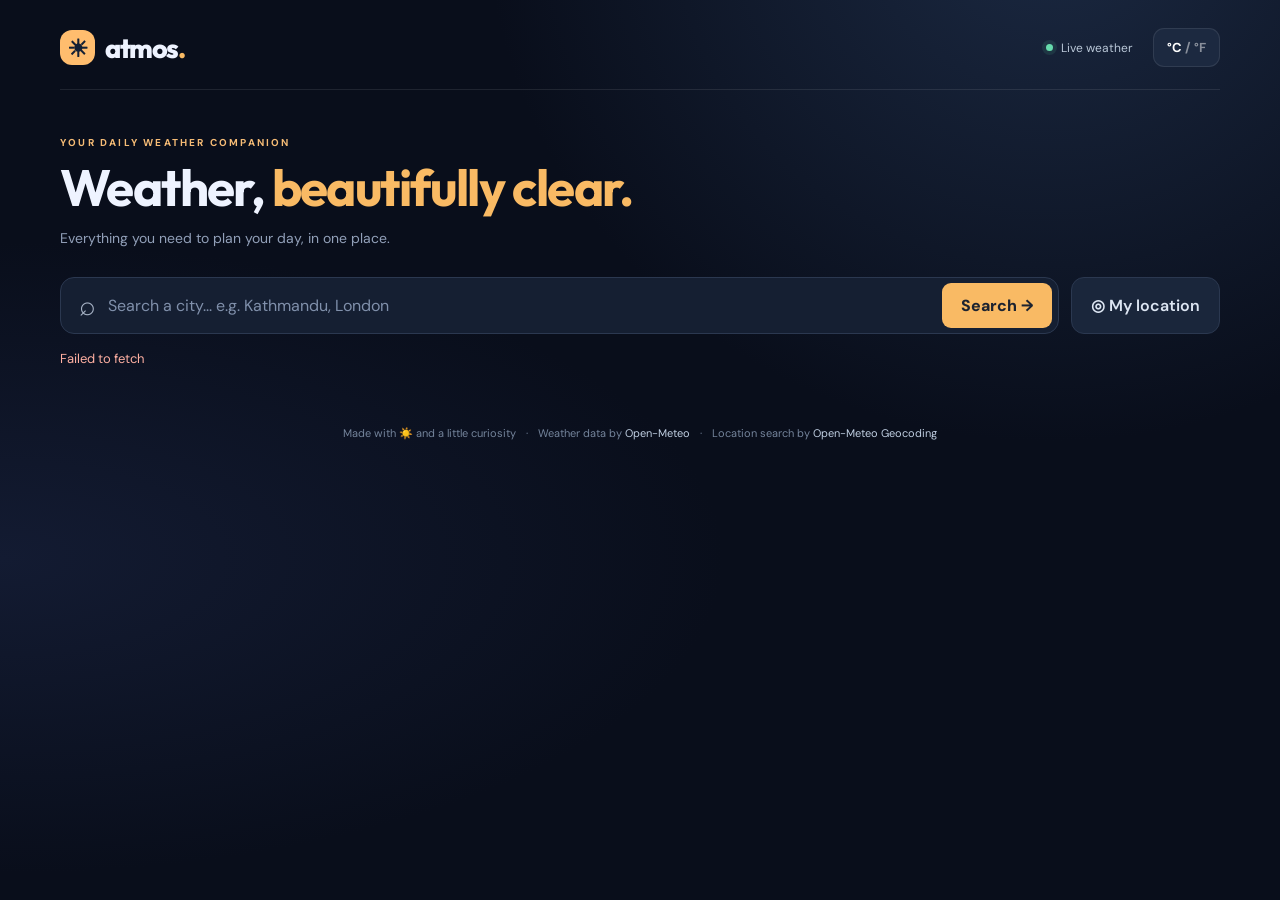
<file: index.html>
<!doctype html>
<html lang="en">
<head>
<meta charset="utf-8"><meta name="viewport" content="width=device-width,initial-scale=1">
<meta name="theme-color" content="#0a1022">
<meta name="description" content="Atmos — beautiful, detailed weather forecasts for anywhere in the world.">
<title>Atmos — Your weather, beautifully clear</title>
<link rel="preconnect" href="https://fonts.googleapis.com">
<link rel="preconnect" href="https://fonts.gstatic.com" crossorigin>
<link href="https://fonts.googleapis.com/css2?family=DM+Sans:wght@400;500;600;700&family=Outfit:wght@400;500;600;700;800&display=swap" rel="stylesheet">
<link rel="stylesheet" href="WeatherForecast/index.css">
<script src="WeatherForecast/index.js" defer></script>
</head>
<body>
<div class="app-shell">
<header class="topbar">
<a class="brand" href="./index.html" aria-label="Atmos home"><span class="brand-mark">☀</span><span>atmos<span class="brand-dot">.</span></span></a>
<div class="top-actions"><span class="live-pill"><span class="live-dot"></span> Live weather</span><button id="unit-toggle" class="unit-toggle" type="button" aria-label="Toggle between Celsius and Fahrenheit">°C <span>/ °F</span></button></div>
</header>
<main>
<section class="welcome"><div><p class="eyebrow">YOUR DAILY WEATHER COMPANION</p><h1>Weather, <em>beautifully clear.</em></h1><p>Everything you need to plan your day, in one place.</p></div></section>
<section class="search-row" aria-label="Choose a location"><form id="search-form" class="searchbox" role="search"><span class="search-icon" aria-hidden="true">⌕</span><label class="sr-only" for="city-input">Search for a city</label><input id="city-input" placeholder="Search a city... e.g. Kathmandu, London" autocomplete="off" required><button type="submit">Search <span aria-hidden="true">→</span></button></form><button id="location-btn" class="location-btn" type="button" title="Use my location">◎ <span>My location</span></button></section>
<p id="status" class="status" role="status" aria-live="polite">Loading your forecast…</p>
<div id="dashboard" class="dashboard" hidden>
<section class="hero-card" aria-label="Current weather">
<div class="hero-upper"><div><p class="hero-label">CURRENT WEATHER <span class="hero-separator">·</span> <span id="local-time">--</span></p><h2 id="city-name">--</h2><p id="country-name" class="hero-place">--</p></div><div id="weather-art" class="weather-art" aria-hidden="true">☀️</div></div>
<div class="hero-main"><div><div class="temperature"><span id="current-temp">--</span><span class="degree">°</span></div><p id="condition" class="condition">--</p><p id="feels-like" class="feels">Feels like --</p></div><div class="hero-right"><span id="high-low">H: -- · L: --</span><span id="precip-chance">Rain chance: --</span></div></div>
<div class="hero-footer"><span id="weather-tip">Your forecast at a glance.</span><span id="updated-at">Updated --</span></div>
</section>
<section class="forecast-panel hourly-panel"><div class="section-heading"><div><p class="eyebrow">LOOKING AHEAD</p><h3>Next 24 hours</h3></div><span class="section-note">Hourly forecast</span></div><div class="hourly-scroll"><div id="hourly-list" class="hourly-list"></div></div></section>
<section class="details-section"><div class="section-heading"><div><p class="eyebrow">THE DETAILS</p><h3>Today's conditions</h3></div><span class="section-note">Real-time insights</span></div><div class="metrics-grid">
<article class="metric"><div class="metric-head"><span>💧</span><span>HUMIDITY</span></div><div class="metric-value"><span id="humidity">--</span><small>%</small></div><p id="humidity-note">Relative humidity</p></article>
<article class="metric"><div class="metric-head"><span>💨</span><span>WIND SPEED</span></div><div class="metric-value"><span id="wind">--</span><small id="wind-unit">km/h</small></div><p id="wind-note">Wind conditions</p></article>
<article class="metric"><div class="metric-head"><span>☀️</span><span>UV INDEX</span></div><div class="metric-value"><span id="uv">--</span></div><p id="uv-note">UV exposure</p></article>
<article class="metric"><div class="metric-head"><span>☁️</span><span>CLOUD COVER</span></div><div class="metric-value"><span id="cloud">--</span><small>%</small></div><p id="cloud-note">Sky coverage</p></article>
<article class="metric"><div class="metric-head"><span>🌧️</span><span>PRECIPITATION</span></div><div class="metric-value"><span id="precip">--</span><small>mm</small></div><p>Currently falling</p></article>
<article class="metric"><div class="metric-head"><span>🌡️</span><span>PRESSURE</span></div><div class="metric-value"><span id="pressure">--</span><small>hPa</small></div><p>Mean sea-level pressure</p></article>
</div></section>
<section class="bottom-grid"><div class="forecast-panel week-panel"><div class="section-heading"><div><p class="eyebrow">THE WEEK AHEAD</p><h3>7-day forecast</h3></div></div><div id="weekly-list" class="weekly-list"></div></div><div class="forecast-panel sun-panel"><div class="section-heading"><div><p class="eyebrow">DAYLIGHT HOURS</p><h3>Sunrise & sunset</h3></div></div><div class="sun-graphic" aria-hidden="true"><span>☀️</span><div class="sun-arc"></div></div><div class="sun-times"><div><small>🌅 SUNRISE</small><strong id="sunrise">--</strong></div><div><small>🌇 SUNSET</small><strong id="sunset">--</strong></div></div><div class="daylight-line"><span>Daylight duration</span><strong id="daylight">--</strong></div><div class="sun-divider"></div><p id="sun-advice" class="sun-advice">Make the most of the daylight.</p></div></section>
</div>
</main>
<footer>Made with ☀️ and a little curiosity <span>·</span> Weather data by <a href="https://open-meteo.com/" target="_blank" rel="noopener noreferrer">Open-Meteo</a> <span>·</span> Location search by <a href="https://open-meteo.com/en/docs/geocoding-api" target="_blank" rel="noopener noreferrer">Open-Meteo Geocoding</a></footer>
</div>
</body></html>
</file>
<file: WeatherForecast/index.css>
:root{color-scheme:dark;--bg:#090e1b;--panel:#121b2d;--panel2:#18233a;--muted:#92a0b9;--text:#eef3ff;--accent:#f9ba64;--stroke:rgba(255,255,255,.09)}*{box-sizing:border-box}body{margin:0;background:radial-gradient(ellipse at 82% -10%,#1b2942 0,transparent 38%),radial-gradient(ellipse at 0 62%,#131b32 0,transparent 40%),var(--bg);font-family:"DM Sans",sans-serif;color:var(--text);min-height:100vh}button,input{font:inherit}button{cursor:pointer}.app-shell{width:min(1160px,calc(100% - 52px));margin:auto}.topbar{display:flex;align-items:center;justify-content:space-between;padding:28px 0 22px;border-bottom:1px solid var(--stroke)}.brand{font-family:Outfit,sans-serif;display:flex;align-items:center;gap:10px;color:var(--text);font-size:27px;font-weight:800;letter-spacing:-1.4px;text-decoration:none}.brand-mark{background:#ffbd6e;color:#142034;border-radius:12px;width:35px;height:35px;font-size:24px;display:grid;place-items:center}.brand-dot{color:var(--accent)}.top-actions{display:flex;align-items:center;gap:20px}.live-pill{font-size:12px;color:#b9c7d7;display:flex;align-items:center;gap:8px}.live-dot{width:7px;height:7px;border-radius:50%;background:#66dbac;box-shadow:0 0 0 4px #66dbac1a}.unit-toggle{border:1px solid var(--stroke);border-radius:11px;background:#1c2940;color:white;padding:10px 13px;font-weight:700;font-size:13px}.unit-toggle span{opacity:.48}.welcome{padding:46px 0 30px}.eyebrow{font-weight:700;font-size:10px;letter-spacing:2.2px;color:#f6bc76;margin:0 0 10px}.welcome h1{font-family:Outfit,sans-serif;font-size:clamp(32px,4.2vw,51px);line-height:1.12;letter-spacing:-1.6px;margin:0 0 13px;font-weight:700}.welcome h1 em{font-style:normal;color:var(--accent)}.welcome>div>p:last-child{color:var(--muted);font-size:14px;margin:0}.search-row{display:flex;gap:12px;margin-bottom:16px}.searchbox{flex:1;display:flex;align-items:center;background:#151f32;border:1px solid #2b3850;border-radius:14px;padding:5px 6px 5px 18px}.search-icon{font-size:28px;line-height:1;color:#a5b1c4;margin-right:12px}.searchbox input{min-width:0;flex:1;background:none;border:0;outline:none;color:white;padding:11px 0}.searchbox input::placeholder{color:#8090ab}.searchbox button{background:var(--accent);border:0;color:#1c2330;font-weight:800;border-radius:9px;padding:12px 19px}.searchbox button:hover{background:#ffd094}.location-btn{background:#1a263b;border:1px solid #2b3850;border-radius:13px;color:#dce5f2;padding:0 19px;font-weight:600}.status{color:#b8c7da;font-size:13px;min-height:20px;margin:4px 0 18px}.status:empty{display:none}.status.error{color:#ffb0a2}.dashboard{display:grid;gap:26px}.dashboard[hidden]{display:none}.hero-card{background:radial-gradient(circle at 86% 24%,#526a98 0,transparent 40%),linear-gradient(115deg,#253d62,#283c5c 50%,#2f466c);border:1px solid #7182a147;border-radius:24px;padding:32px 37px 23px;box-shadow:0 24px 70px #0002;overflow:hidden}.hero-upper{display:flex;justify-content:space-between;align-items:start}.hero-label{color:#bccce3;font-size:10px;letter-spacing:1.8px;font-weight:700;margin:0 0 12px}.hero-separator{padding:0 6px}.hero-upper h2{font:700 clamp(26px,3.2vw,37px) Outfit,sans-serif;letter-spacing:-.8px;margin:0 0 4px}.hero-place{font-size:13px;color:#d3dff1;margin:0}.weather-art{font-size:94px;line-height:1;text-shadow:0 12px 30px #0003;filter:drop-shadow(0 6px 22px #ffcf784d);margin-right:24px}.hero-main{display:flex;justify-content:space-between;align-items:end;margin-top:-6px}.temperature{font:700 clamp(83px,12vw,128px)/1 Outfit,sans-serif;letter-spacing:-6px;display:flex}.degree{font-size:.5em;letter-spacing:0;line-height:1.3}.condition{font-size:19px;font-weight:700;margin:5px 0}.feels{font-size:13px;color:#cbd7eb;margin:0}.hero-right{display:flex;flex-direction:column;align-items:end;gap:9px;color:#d8e4f7;font-size:13px;padding-bottom:12px}.hero-footer{border-top:1px solid #dfe9ff30;margin-top:30px;padding-top:18px;display:flex;justify-content:space-between;gap:12px;color:#d4dff0;font-size:12px}.forecast-panel{background:linear-gradient(145deg,#172237,#111a2c);border:1px solid var(--stroke);border-radius:20px;padding:25px 27px}.section-heading{display:flex;align-items:end;justify-content:space-between;margin-bottom:22px;gap:12px}.section-heading h3{font:650 22px Outfit,sans-serif;letter-spacing:-.4px;margin:0}.section-note{font-size:12px;color:var(--muted)}.hourly-scroll{overflow-x:auto;scrollbar-width:thin;scrollbar-color:#415270 transparent}.hourly-list{display:grid;grid-auto-columns:minmax(65px,1fr);grid-auto-flow:column;min-width:690px;gap:10px}.hour-item{text-align:center;padding:10px 3px;display:grid;gap:10px;justify-items:center;border-radius:13px}.hour-item:first-child{background:#ffffff10}.hour-time{color:#afbdd2;font-size:12px;font-weight:700}.hour-icon{font-size:30px}.hour-temp{font:700 17px Outfit,sans-serif}.hour-rain{color:#83cafa;font-size:11px}.details-section{margin:0}.metrics-grid{display:grid;grid-template-columns:repeat(3,minmax(0,1fr));gap:15px}.metric{background:#131d30;border:1px solid var(--stroke);border-radius:17px;padding:20px 22px;min-height:161px}.metric-head{display:flex;align-items:center;gap:11px;color:#a5b1c4;font-size:10px;font-weight:700;letter-spacing:1.5px}.metric-head span:first-child{font-size:21px}.metric-value{margin-top:16px;font:700 34px Outfit,sans-serif;letter-spacing:-1px;display:flex;align-items:baseline;gap:5px}.metric-value small{font:600 15px "DM Sans",sans-serif;color:#a6bad3;letter-spacing:0}.metric>p{font-size:12px;color:var(--muted);margin:7px 0 0}.bottom-grid{display:grid;grid-template-columns:1.35fr 1fr;gap:18px}.weekly-list{display:grid;gap:0}.week-row{display:grid;grid-template-columns:75px 37px 1fr 102px;align-items:center;gap:12px;border-bottom:1px solid var(--stroke);padding:12px 0;font-size:13px}.week-row:last-child{border:0}.week-day{font-weight:700}.week-icon{font-size:24px}.week-desc{color:#94a7c1;white-space:nowrap;overflow:hidden;text-overflow:ellipsis}.week-temps{text-align:right;font-weight:700;white-space:nowrap}.week-temps span{color:#92a1ba;margin-left:9px}.sun-graphic{height:145px;position:relative;margin:0 5px;display:flex;align-items:start;justify-content:center;overflow:hidden;padding-top:8px}.sun-graphic>span{font-size:48px;z-index:1;filter:drop-shadow(0 5px 18px #ffb86b88)}.sun-arc{position:absolute;bottom:-94px;width:95%;height:180px;border:2px dashed #dfa45770;border-radius:50%}.sun-times{display:flex;justify-content:space-between;gap:15px;margin-top:10px}.sun-times>div{display:grid;gap:9px}.sun-times>div:last-child{text-align:right}.sun-times small{font-size:10px;color:#9aacc5;letter-spacing:1.3px}.sun-times strong{font:650 22px Outfit,sans-serif}.daylight-line{display:flex;justify-content:space-between;font-size:13px;color:#aab9cf;margin-top:31px}.daylight-line strong{color:white}.sun-divider{height:1px;background:var(--stroke);margin-top:17px}.sun-advice{color:#a9bbd0;font-size:12px;margin:15px 0 0}footer{text-align:center;padding:38px 0;color:#74849b;font-size:11px}footer a{color:#c0cfe2;text-decoration:none}footer span{margin:0 7px}button:focus-visible,input:focus-visible,a:focus-visible{outline:2px solid #f9ba64;outline-offset:3px}.sr-only{position:absolute;width:1px;height:1px;overflow:hidden;clip:rect(0,0,0,0);white-space:nowrap}@media(max-width:800px){.bottom-grid{grid-template-columns:1fr}.hero-main{margin-top:5px}.weather-art{font-size:70px;margin-right:0}.metrics-grid{grid-template-columns:repeat(2,minmax(0,1fr))}}@media(max-width:520px){.app-shell{width:calc(100% - 28px)}.topbar{padding:18px 0}.live-pill{display:none}.welcome{padding:32px 0 26px}.search-row{gap:8px}.location-btn{padding:0 12px}.location-btn span{display:none}.searchbox{padding-left:11px}.searchbox button{padding:12px}.search-icon{margin-right:5px}.hero-card{padding:25px 21px 20px}.hero-upper h2{font-size:28px}.hero-main{display:block}.hero-right{margin-top:20px;align-items:start}.hero-footer{flex-direction:column}.forecast-panel{padding:22px 18px}.metrics-grid{gap:10px}.metric{padding:17px 14px;min-height:148px}.metric-head{font-size:9px;gap:7px;letter-spacing:1px}.metric-value{font-size:29px}.section-heading h3{font-size:20px}.week-row{grid-template-columns:57px 30px minmax(0,1fr) 78px;gap:7px;font-size:12px}.week-temps span{margin-left:4px}}@media(prefers-reduced-motion:no-preference){button{transition:background .2s,transform .2s}button:active{transform:scale(.98)}}
</file>
